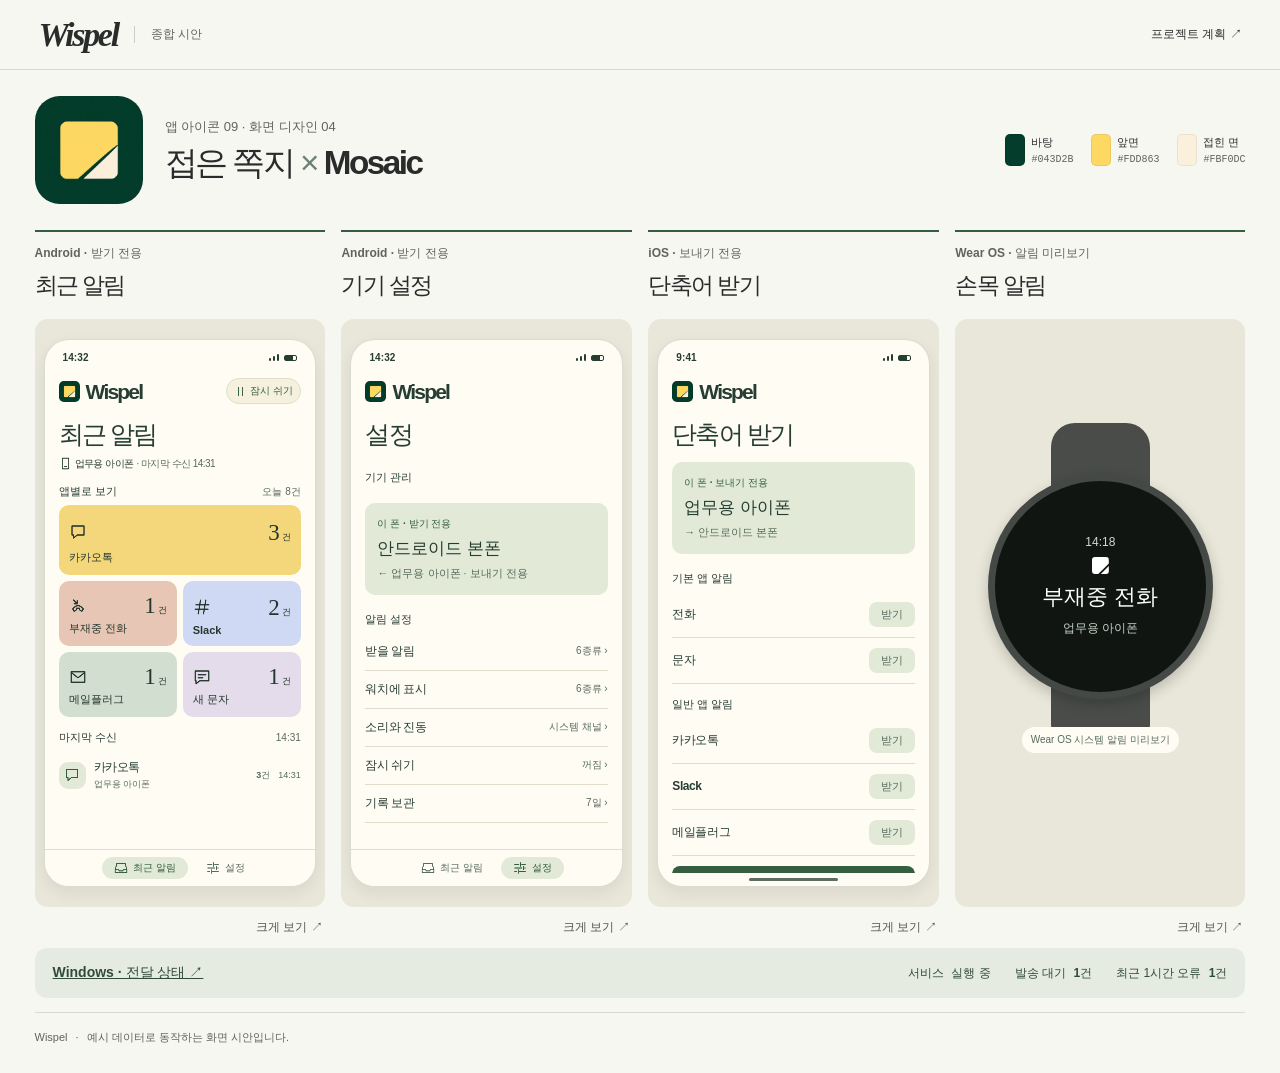
<file: design/index.html>
<!doctype html>
<html lang="ko">
<head>
  <meta charset="utf-8">
  <meta name="viewport" content="width=device-width, initial-scale=1">
  <title>위스펠 · 접은 쪽지와 Mosaic 종합 시안</title>
  <link rel="icon" href="icons/09-note.png">
  <link rel="stylesheet" href="board.css">
  <script defer src="board.js"></script>
</head>
<body>
  <header class="mast"><a href="index.html" class="brand" aria-label="위스펠 디자인 홈">Wispel</a><span class="mast-sub">종합 시안</span><a class="plan-link" href="../plan.md">프로젝트 계획 ↗</a></header>
  <main>
    <section class="identity">
      <a href="icons/09-note.png" aria-label="접은 쪽지 아이콘 원본 열기"><img class="app-master" src="icons/09-note.png" alt="짙은 초록 바탕에 오른쪽 아래를 접은 노란 쪽지"></a>
      <div><p>앱 아이콘 09 · 화면 디자인 04</p><h1>접은 쪽지 <span>×</span> Mosaic</h1></div>
      <ul class="identity-colors" aria-label="아이콘 대표 색상">
        <li><i class="tone-green"></i>바탕 <code>#043D2B</code></li>
        <li><i class="tone-yellow"></i>앞면 <code>#FDD863</code></li>
        <li><i class="tone-cream"></i>접힌 면 <code>#FBF0DC</code></li>
      </ul>
    </section>
    <section id="gallery" class="approved" aria-label="Mosaic 주요 화면"></section>
    <section class="diagnostics-strip" aria-label="읽기 전용 점검 웹 요약 예시">
      <a href="diagnostics.html">Windows · 전달 상태 ↗</a>
      <span>서비스 <b>실행 중</b></span><span>발송 대기 <b>1건</b></span><span>최근 1시간 오류 <b>1건</b></span>
    </section>
    <footer>Wispel <span>·</span> 예시 데이터로 동작하는 화면 시안입니다.</footer>
  </main>
  <dialog id="detail" aria-labelledby="detail-heading">
    <div class="dialog-body">
      <div class="detail-info"><button id="close" class="back">← 전체 화면</button><h2 id="detail-heading"></h2><p id="detail-copy"></p><div id="detail-views" class="detail-views" role="group" aria-label="화면 선택"></div><p class="detail-note">시안에서 바꾼 설정은 이 페이지에서만 적용됩니다.</p></div>
      <div id="detail-stage"></div>
    </div>
  </dialog>
  <dialog id="sheet" aria-labelledby="sheet-title"><div id="sheet-content"></div><button class="sheet-close">닫기</button></dialog>
</body>
</html>
</file>
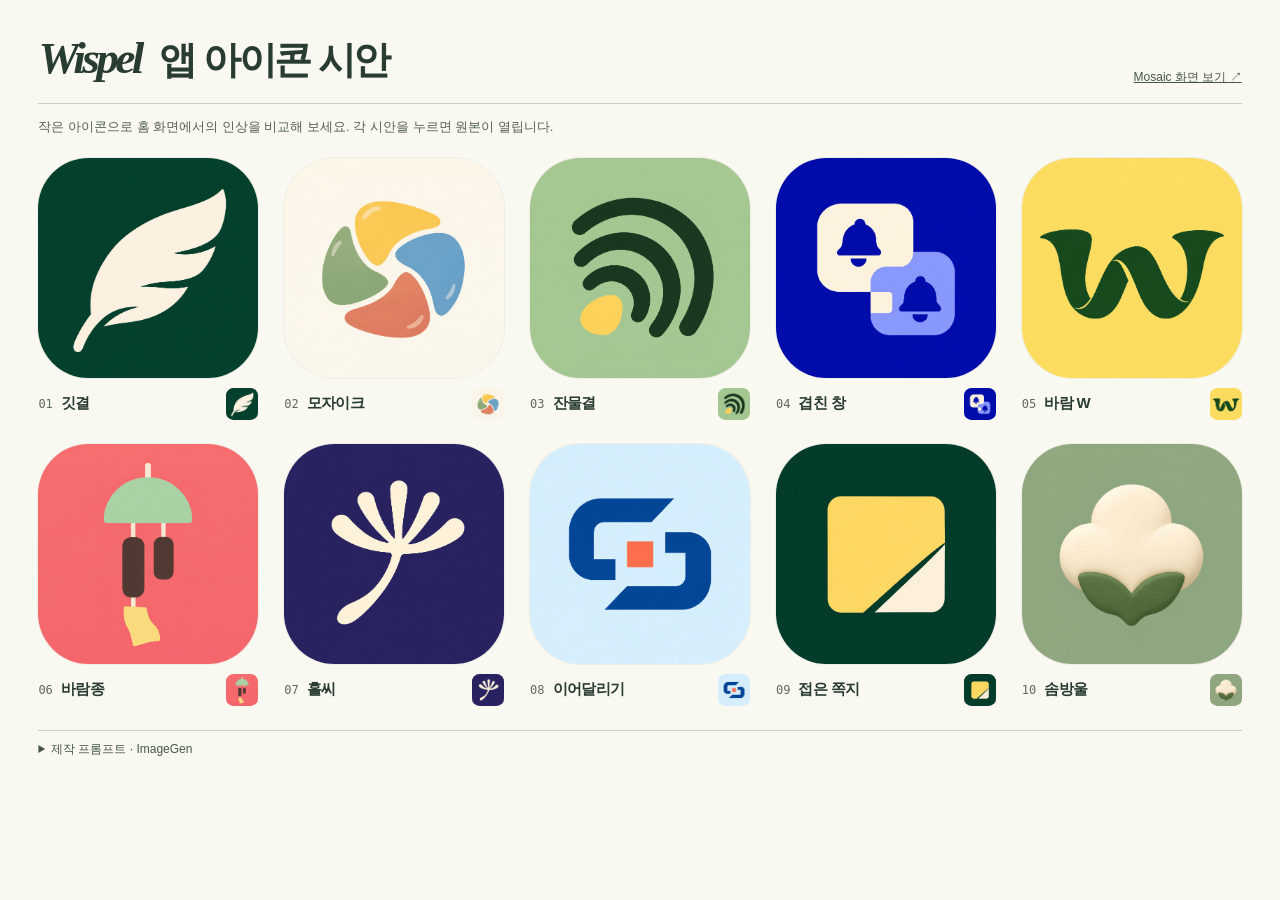
<file: design/icons/index.html>
<!doctype html>
<html lang="ko">
<head>
  <meta charset="utf-8">
  <meta name="viewport" content="width=device-width, initial-scale=1">
  <title>위스펠 · 앱 아이콘 10종</title>
  <style>
    *{box-sizing:border-box}
    body{margin:0;color:#293c32;background:#faf9f1;font-family:"Segoe UI","Malgun Gothic",sans-serif}
    main{max-width:1280px;margin:auto;padding:32px clamp(16px,3vw,46px) 28px}
    header{display:flex;align-items:flex-end;justify-content:space-between;gap:16px;border-bottom:1px solid #cbd0c3;padding-bottom:17px}
    h1{font-size:clamp(24px,3vw,39px);letter-spacing:-.065em;margin:0}
    h1 i{font:italic bold 1.18em Georgia,serif;letter-spacing:-.08em;margin-right:.23em}
    header>a,details{font-size:12px;color:#465749}
    p{font-size:13px;color:#536153;margin:14px 0 22px}
    .grid{display:grid;grid-template-columns:repeat(5,minmax(0,1fr));gap:24px 26px}
    .card{display:grid;gap:10px;color:inherit;text-decoration:none;min-width:0}
    .large{width:100%;aspect-ratio:1;display:block;border-radius:23%;box-shadow:0 0 0 1px #233f2610}
    .card div{display:flex;align-items:center;gap:8px}.number{font:12px/1 Consolas,monospace;color:#5f6b5c}.card strong{font-size:15px;letter-spacing:-.04em}
    .small{height:32px;width:32px;border-radius:23%;margin-left:auto}
    .card:focus-visible{outline:3px solid #876622;outline-offset:4px}.card:hover strong{text-decoration:underline}
    details{margin-top:24px;border-top:1px solid #cbd0c3;padding-top:10px}summary{cursor:pointer}details li{margin-bottom:6px}
    @media(max-width:800px){.grid{grid-template-columns:repeat(3,minmax(0,1fr));gap:16px}}
    @media(max-width:540px){main{padding-top:18px}.grid{grid-template-columns:repeat(2,minmax(0,1fr));gap:16px 14px}.card strong{font-size:13px}.card div{gap:5px}.small{width:26px;height:26px}}
  </style>
</head>
<body>
  <main>
    <header><h1><i>Wispel</i> 앱 아이콘 시안</h1><a href="../index.html">Mosaic 화면 보기 ↗</a></header>
    <p>작은 아이콘으로 홈 화면에서의 인상을 비교해 보세요. 각 시안을 누르면 원본이 열립니다.</p>
    <section class="grid" aria-label="앱 아이콘 후보 열 가지">
      <a class="card" href="01-feather.png" aria-label="01 깃결 원본 보기"><img class="large" src="01-feather.png" alt="깃결 아이콘"><div><span class="number">01</span><strong>깃결</strong><img class="small" src="01-feather.png" alt=""></div></a>
      <a class="card" href="02-mosaic.png" aria-label="02 모자이크 원본 보기"><img class="large" src="02-mosaic.png" alt="모자이크 아이콘"><div><span class="number">02</span><strong>모자이크</strong><img class="small" src="02-mosaic.png" alt=""></div></a>
      <a class="card" href="03-ripple.png" aria-label="03 잔물결 원본 보기"><img class="large" src="03-ripple.png" alt="잔물결 아이콘"><div><span class="number">03</span><strong>잔물결</strong><img class="small" src="03-ripple.png" alt=""></div></a>
      <a class="card" href="04-cards.png" aria-label="04 겹친 창 원본 보기"><img class="large" src="04-cards.png" alt="겹친 창 아이콘"><div><span class="number">04</span><strong>겹친 창</strong><img class="small" src="04-cards.png" alt=""></div></a>
      <a class="card" href="05-wind-w.png" aria-label="05 바람 W 원본 보기"><img class="large" src="05-wind-w.png" alt="바람 W 아이콘"><div><span class="number">05</span><strong>바람 W</strong><img class="small" src="05-wind-w.png" alt=""></div></a>
      <a class="card" href="06-chime.png" aria-label="06 바람종 원본 보기"><img class="large" src="06-chime.png" alt="바람종 아이콘"><div><span class="number">06</span><strong>바람종</strong><img class="small" src="06-chime.png" alt=""></div></a>
      <a class="card" href="07-seed.png" aria-label="07 홀씨 원본 보기"><img class="large" src="07-seed.png" alt="홀씨 아이콘"><div><span class="number">07</span><strong>홀씨</strong><img class="small" src="07-seed.png" alt=""></div></a>
      <a class="card" href="08-relay.png" aria-label="08 이어달리기 원본 보기"><img class="large" src="08-relay.png" alt="이어달리기 아이콘"><div><span class="number">08</span><strong>이어달리기</strong><img class="small" src="08-relay.png" alt=""></div></a>
      <a class="card" href="09-note.png" aria-label="09 접은 쪽지 원본 보기"><img class="large" src="09-note.png" alt="접은 쪽지 아이콘"><div><span class="number">09</span><strong>접은 쪽지</strong><img class="small" src="09-note.png" alt=""></div></a>
      <a class="card" href="10-cotton.png" aria-label="10 솜방울 원본 보기"><img class="large" src="10-cotton.png" alt="솜방울 아이콘"><div><span class="number">10</span><strong>솜방울</strong><img class="small" src="10-cotton.png" alt=""></div></a>
    </section>
    <details><summary>제작 프롬프트 · ImageGen</summary><p lang="en">Use case: logo-brand. Create one square full-bleed mobile app launcher icon artwork for Wispel, Korean personal utility for gentle notifications moving between devices. Its approved UI is Mosaic (warm ivory, butter yellow, sage, blue, muted coral). Modern, distinctive identity design. Center one sophisticated, optically balanced symbol covering about 62% of the canvas, clearly recognizable at 32px. Exact square edge-to-edge colored background, clean silhouettes with a few thick features. No outer border, no rounded-square frame, no label, no captions, no number, no presentation sheet, no mockup, no shadow cast outside canvas.</p><ol lang="en"><li>A single ivory feather with three confident, broad carved cuts bending diagonally upward on a deep spruce-green field. Flat print-like silhouettes, elegant and quiet.</li><li>Four chunky asymmetric ceramic mosaic tesserae make one compact pinwheel with a subtle central negative-space lozenge. Butter yellow, muted blue, sage and terra cotta on an ivory field. Tiny low-relief highlights only.</li><li>Top-down view of three spare, offset, thick concentric open arcs around a single buttery-yellow signal pebble. Modern cut-paper geometry, pale sage field, dark forest ink.</li><li>Two offset overlapping notification cards reduced to a bold single glyph, revealing a small square of light where they overlap. Deep cobalt field, warm ivory and muted periwinkle. Avoid text lines and ellipses.</li><li>A single broad sculptural ribbon gently folding into a clear custom lowercase w monogram. Forest green ink on warm butter yellow, strong serif-like tapered terminals. Only the w is lettering.</li><li>Compact abstract hanging wind chime, two softly rounded dark ceramic bars of differing lengths suspended beneath one mint semicircle, a small solid wind sail. Warm coral pink field, charming Japanese modernist silhouette.</li><li>A drifting dandelion seed stylized into a bold, iconic fan of six short rounded spokes, leaning on one curved tapered stem. Cream seedmark on muted dark indigo. Broad shapes.</li><li>Two offset bold opposing brackets with diagonally cut ends creating a single relay passage, small orange square signal in center gap. Modern Swiss transit symbol, blue ink and coral accent on pale ice blue.</li><li>A single compact origami folded note with lifted triangular corner. Simple two-tone folded planes in butter and bone with forest-green crease on a deep green background. Distinct square, not a paper airplane.</li><li>A very simple tactile ivory cotton puff with three soft lobes perched above a single geometric dark sage leaf, on desaturated sage-green field. Stylized matte embossed clay, soft light, one uninterrupted bold silhouette, no photoreal fibers.</li></ol></details>
  </main>
</body>
</html>
</file>
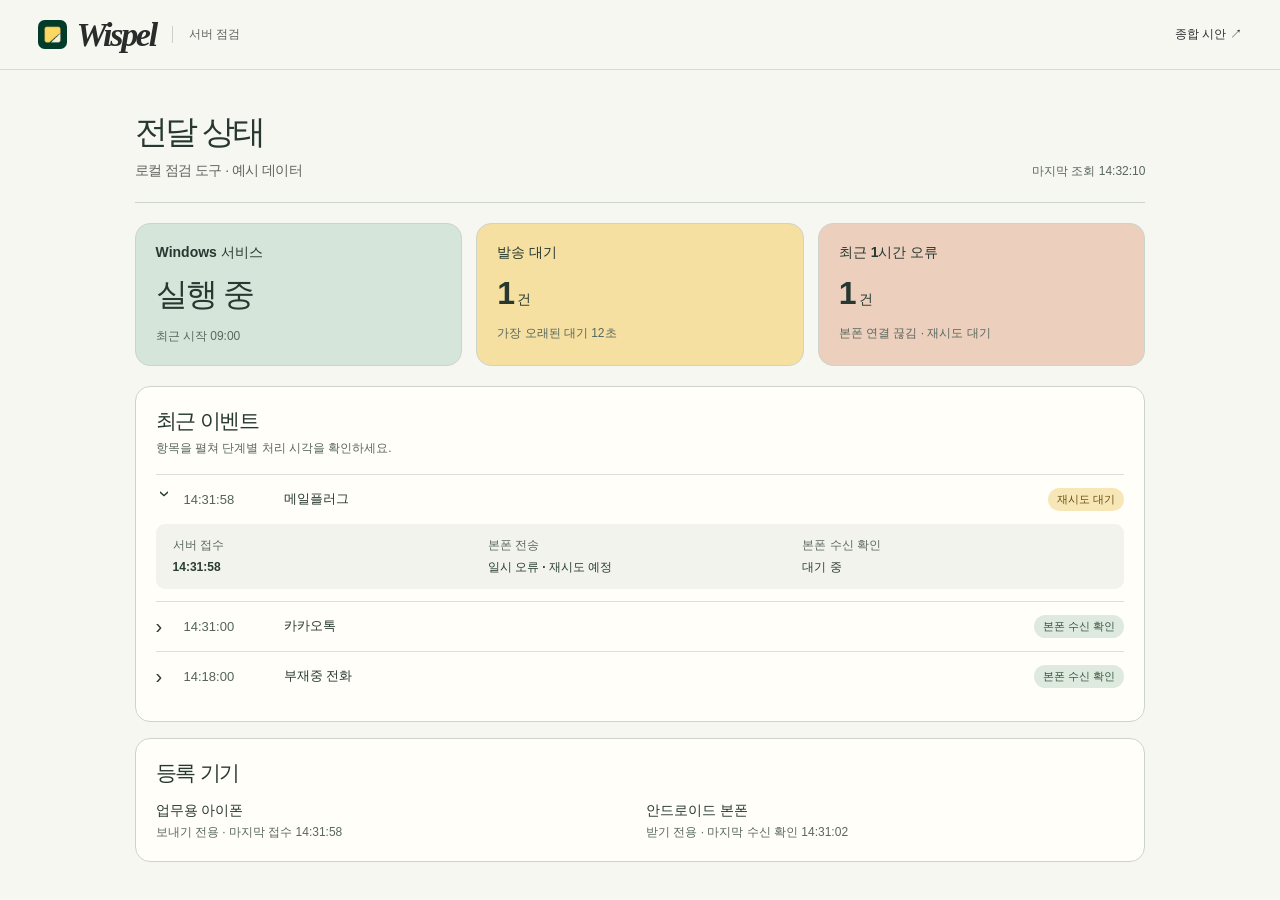
<file: design/diagnostics.html>
<!doctype html>
<html lang="ko">
<head>
  <meta charset="utf-8">
  <meta name="viewport" content="width=device-width,initial-scale=1">
  <title>Wispel · 서버 점검</title>
  <link rel="icon" href="icons/09-note.png">
  <link rel="stylesheet" href="board.css">
  <link rel="stylesheet" href="diagnostics.css">
</head>
<body>
  <header class="mast"><a class="brand" href="index.html"><img class="brand-mark" src="icons/09-note.png" alt="">Wispel</a><span class="mast-sub">서버 점검</span><a class="plan-link" href="index.html">종합 시안 ↗</a></header>
  <main class="diag">
    <header class="intro"><div><h1>전달 상태</h1><p>로컬 점검 도구 · 예시 데이터</p></div><small>마지막 조회 <time>14:32:10</time></small></header>
    <section class="metrics" aria-label="서비스 상태">
      <article><h2>Windows 서비스</h2><strong>실행 중</strong><small>최근 시작 09:00</small></article>
      <article><h2>발송 대기</h2><strong>1<small>건</small></strong><small>가장 오래된 대기 12초</small></article>
      <article><h2>최근 1시간 오류</h2><strong>1<small>건</small></strong><small>본폰 연결 끊김 · 재시도 대기</small></article>
    </section>
    <section class="diagnostic-panel"><h2>최근 이벤트</h2><p>항목을 펼쳐 단계별 처리 시각을 확인하세요.</p>
      <details open><summary><time>14:31:58</time><b>메일플러그</b><span class="pending">재시도 대기</span></summary><div class="steps"><div>서버 접수<b>14:31:58</b></div><div>본폰 전송<b>일시 오류 · 재시도 예정</b></div><div>본폰 수신 확인<b>대기 중</b></div></div></details>
      <details><summary><time>14:31:00</time><b>카카오톡</b><span>본폰 수신 확인</span></summary><div class="steps"><div>서버 접수<b>14:31:00</b></div><div>본폰 전송<b>14:31:01</b></div><div>본폰 수신 확인<b>14:31:02</b></div></div></details>
      <details><summary><time>14:18:00</time><b>부재중 전화</b><span>본폰 수신 확인</span></summary><div class="steps"><div>서버 접수<b>14:18:00</b></div><div>본폰 전송<b>14:18:01</b></div><div>본폰 수신 확인<b>14:18:03</b></div></div></details>
    </section>
    <section class="diagnostic-panel"><h2>등록 기기</h2><dl class="devices"><div><dt>업무용 아이폰</dt><dd>보내기 전용 · 마지막 접수 14:31:58</dd></div><div><dt>안드로이드 본폰</dt><dd>받기 전용 · 마지막 수신 확인 14:31:02</dd></div></dl></section>
  </main>
</body>
</html>
</file>
<file: design/board.css>
:root {
  color-scheme: light;
  --ink:#292c2b; --sub:#60635e; --rule:#d8d9d1;
  --note-field:#043d2b; --note-face:#fdd863; --note-fold:#fbf0dc;
  --tile-chat:#f4d67b; --tile-call:#e8c6b5; --tile-slack:#cfd9f3; --tile-mail:#d2dfd0; --tile-sms:#e4dbeb;
  font-family:"Instrument Sans","Segoe UI","Malgun Gothic",sans-serif;
  color:var(--ink); background:#f7f7f2; font-synthesis:none;
}
*{box-sizing:border-box}
body{margin:0}
button,a,input{font:inherit}
button{cursor:pointer;color:inherit}
button:focus-visible,a:focus-visible,input:focus-visible{outline:3px solid #c47925;outline-offset:3px}
button{border:0;background:none}
a{color:inherit}
button, a{touch-action:manipulation}
.mast{display:flex;align-items:center;gap:16px;min-height:70px;border-bottom:1px solid var(--rule);padding:0 clamp(18px,3vw,55px)}
.brand{font:italic 600 34px/1 Georgia,serif;letter-spacing:-2.3px;display:inline-flex;align-items:center;gap:9px;text-decoration:none}
.brand-mark{display:block;border-radius:23%;width:29px;height:29px}
.identity{display:flex;align-items:center;gap:22px;padding:26px 0}
.app-master{display:block;width:108px;height:108px;border-radius:23%}
.identity p{margin:0 0 8px;color:var(--sub);font-size:13px}
.identity h1{margin:0}.identity h1 span{color:#708073;font-weight:400}
.identity-colors{display:flex;gap:18px;list-style:none;padding:0;margin:0 0 0 auto}
.identity-colors li{display:grid;grid-template-columns:20px auto;gap:2px 6px;align-items:center;font-size:11px}
.identity-colors i{grid-row:span 2;width:20px;height:32px;border-radius:5px;border:1px solid #0001}
.identity-colors code{font-size:10px;color:var(--sub)}
.tone-green{background:var(--note-field)}.tone-yellow{background:var(--note-face)}.tone-cream{background:var(--note-fold)}
.word{display:inline-flex;align-items:center;gap:6px}.word img{width:21px;height:21px;border-radius:23%}
.note-glyph{display:inline-block;position:relative;width:17px;height:17px;border-radius:3px;overflow:hidden}
.note-glyph::before,.note-glyph::after{content:"";position:absolute;inset:0;background:currentColor}
.note-glyph::before{clip-path:polygon(0 0,100% 0,100% 38%,38% 100%,0 100%)}
.note-glyph::after{clip-path:polygon(100% 53%,100% 100%,53% 100%)}
.diagnostics-strip{display:flex;align-items:center;gap:24px;padding:16px 18px;background:#e5ebe0;border-radius:12px;font-size:12px;color:#314b3b}
.diagnostics-strip a{margin-right:auto;font-size:14px;font-weight:bold}.diagnostics-strip b{margin-left:4px}
@media(max-width:760px){.identity{flex-wrap:wrap;gap:12px}.app-master{width:72px;height:72px}.identity-colors{width:100%;margin:4px 0 0}.diagnostics-strip{flex-wrap:wrap;gap:8px 16px}.diagnostics-strip a{width:100%}}
.mast-sub{border-left:1px solid #cdcec6;padding-left:16px;font-size:12px;color:var(--sub)}
.plan-link,.open-detail,.back,.view-bar button,.detail-views button,.sheet-close{font-weight:600;font-size:12px}
.plan-link{margin-left:auto;text-decoration:none}
main{max-width:1980px;margin:auto;padding:0 clamp(16px,2.7vw,50px)}
.intro{display:flex;align-items:flex-end;justify-content:space-between;gap:24px;padding:43px 0 32px}
h1{font-size:clamp(29px,2.6vw,46px);letter-spacing:-.075em;line-height:1.16;margin:0 0 10px}
.intro p{margin:0;color:var(--sub);font-size:14px;letter-spacing:-.04em}
.view-bar{display:flex;gap:2px;flex-wrap:wrap;border:1px solid var(--rule);border-radius:24px;padding:4px;background:#efefe9}
.view-bar button,.detail-views button{padding:8px 13px;border-radius:20px;white-space:nowrap}
.view-bar button[aria-pressed=true],.detail-views button[aria-pressed=true]{background:#323b33;color:white}
#gallery{display:grid;grid-template-columns:repeat(5,minmax(0,1fr));gap:clamp(10px,1.3vw,24px);align-items:start}
.board,.stage.plume{--paper:#fefdfb;--panel:#f7f5fa;--tint:#ebe7f4;--fg:#2e293d;--muted:#665e73;--accent:#675783;--line:#dedbe4;--field:#e6e2ec}
.folio{--paper:#fbf6ea;--panel:#f7efdE;--tint:#ecdfcb;--fg:#3d3026;--muted:#776351;--accent:#944d36;--line:#d8c6ad;--field:#e9dece}
.orbit{--paper:#122a2c;--panel:#193638;--tint:#254643;--fg:#effbf6;--muted:#b0c9c3;--accent:#abe8cd;--line:#355454;--field:#2b4544}
.tiles{--paper:#fffcf4;--panel:#f6f0df;--tint:#e2ead7;--fg:#263d32;--muted:#576b5d;--accent:#355e41;--line:#e0ddca;--field:#e9e7d9}
.relay{--paper:#f8fafe;--panel:#eef3fb;--tint:#e0e9fb;--fg:#192c4c;--muted:#516581;--accent:#2047a0;--line:#d2ddec;--field:#dfe6ef}
.board{min-width:0;border-top:2px solid var(--accent);padding-top:13px}
.board-top{display:flex;justify-content:space-between;align-items:center;color:var(--sub);font-weight:650;font-size:12px}
.palette{display:flex;gap:4px}.palette i{display:block;width:12px;height:12px;border-radius:50%;box-shadow:inset 0 0 0 1px #0001}
.board h2{margin:9px 0 7px}.expand{padding:0;display:flex;gap:9px;align-items:center;font:normal 40px/1.08 Georgia,serif;letter-spacing:-2.5px}
.expand .icon{opacity:.45}
.summary{font-size:12px;line-height:1.65;color:var(--sub);letter-spacing:-.03em;word-break:keep-all;margin:0 0 15px;min-height:40px}
.stage{display:flex;align-items:center;justify-content:center;position:relative;background:var(--field);color:var(--fg);padding:20px 9px;border-radius:13px;min-height:588px;overflow:hidden}
.stage-orbit{background:var(--field)}
.open-detail{width:100%;text-align:right;padding:12px 2px;color:#4f564e}
.icon{vertical-align:middle;flex:none;display:inline-block}
.phone{position:relative;width:100%;max-width:284px;height:548px;display:flex;flex-direction:column;background:var(--paper);border:1px solid color-mix(in srgb,var(--fg) 17%,transparent);border-radius:25px;overflow:hidden;box-shadow:0 6px 15px #1a203414}
.status{display:flex;justify-content:space-between;align-items:center;padding:10px 18px 2px;height:27px;flex:none;font:600 10px/1 "Segoe UI",sans-serif;letter-spacing:.01em}
.signal{display:flex;align-items:flex-end;gap:2px}.signal i{width:2px;background:currentColor;border-radius:1px}.signal i:nth-child(1){height:3px}.signal i:nth-child(2){height:5px}.signal i:nth-child(3){height:7px}.signal em{align-self:center;margin-left:3px;border:1px solid currentColor;border-radius:2px;width:13px;height:6px;background:linear-gradient(to right,currentColor 72%,transparent 72%)}
.screen{flex:1;min-height:0;overflow:auto;scrollbar-width:thin;padding:10px 14px 12px;position:relative}
.app-head{display:flex;align-items:center;justify-content:space-between;gap:5px;min-height:28px}
.word{font:bold italic 22px/1.15 Georgia,serif;letter-spacing:-1.5px}
.pill{display:inline-flex;align-items:center;gap:3px;color:var(--accent);background:var(--panel);border:1px solid var(--line);border-radius:16px;padding:5px 7px;font-size:10px;white-space:nowrap}
h3{font-size:25px;line-height:1.22;letter-spacing:-.075em;margin:14px 0 7px}
.source{display:flex;gap:3px;align-items:center;color:var(--fg);font-size:10px;letter-spacing:-.055em;flex-wrap:wrap}
.source span,.section-label,.event small,time,.shortcut .get,.watch-caption{color:var(--muted)}
.hero{position:relative;overflow:hidden;border-radius:15px;padding:15px 12px;margin:15px 0 7px;background:var(--tint);min-height:109px;display:flex;flex-direction:column;align-items:flex-start;gap:6px}
.hero>*:not(canvas){position:relative;z-index:1}
.hero small,.hero span,.device-card small,.route-hero>small,.folio-title small,.server small{font-size:10px}
.hero strong{font-size:20px;letter-spacing:-.07em}.hero em{font-size:14px;font-style:normal;color:var(--accent)}
.art-feather{position:absolute;right:-38px;top:-1px;width:175px;height:115px;opacity:.85}
.section-label{display:flex;align-items:baseline;justify-content:space-between;font-size:10px;min-height:32px;padding:13px 0 6px}
.section-label b{font-size:11px;color:var(--fg)}
.event{display:flex;align-items:center;gap:8px;min-height:49px;border-bottom:1px solid var(--line)}
.event:last-child{border-bottom:0}
.app-icon{display:inline-flex;align-items:center;justify-content:center;width:27px;height:27px;background:var(--tint);color:var(--accent);border-radius:9px;flex:none}
.event-label{flex:1;min-width:0;display:flex;flex-direction:column;gap:2px}
.event strong,.shortcut b,.setting-row b{font-size:12px;letter-spacing:-.035em}
.event small,.event time,.qty{font-size:9px}
.event time{order:2;font-variant-numeric:tabular-nums}
.qty{font-weight:600;color:var(--muted)}
.phone-nav{height:37px;display:flex;align-items:center;justify-content:center;gap:6px;border-top:1px solid var(--line);background:var(--paper);flex:none}
.phone-nav button{display:flex;align-items:center;justify-content:center;gap:5px;border-radius:14px;padding:4px 12px;font-size:10px;color:var(--muted)}
.phone-nav .active{background:var(--tint);color:var(--accent);font-weight:700}
.folio .word{font-style:normal;letter-spacing:-1.3px}.folio .pill{border-radius:3px}
.folio-title{border-top:2px solid var(--fg);margin-top:16px;padding-top:12px}
.folio-title small{color:var(--accent);font-weight:bold}.folio-title h3{font:600 clamp(28px,2vw,35px)/1.3 "Batang",Georgia,serif;letter-spacing:-.065em;margin:4px 0 6px}
.timeline{border-top:1px solid var(--fg)}.timeline .event{min-height:54px;gap:6px}
.timeline time{order:-1;width:36px;font:11px/1.1 Consolas,monospace;color:var(--accent)}
.timeline .app-icon{display:none}.timeline .event-label{padding-left:10px;border-left:1px solid var(--line)}
.orbit .word,.relay .word{font-family:"Segoe UI",sans-serif;font-style:normal;font-weight:650}
.orbit .hero,.orbit .pill{background:var(--tint)}.orbit .source{color:var(--muted)}
.orbit-stat{position:relative;display:grid;place-items:center;margin:9px auto 0;height:119px}
.art-ring{position:absolute;width:220px;height:117px}
.orbit-stat div{display:grid;justify-items:center}.orbit-stat strong{font:400 38px/1 Georgia,serif}.orbit-stat small{font-size:9px;color:var(--muted);margin-top:3px}
.compact .event{min-height:39px}.orbit .event small{display:none}.orbit .event .app-icon{width:23px;height:23px}
.tiles .word{font:800 21px/1 "Segoe UI",sans-serif;letter-spacing:-1.8px}.tiles .section-label{min-height:30px}
.tile-grid{display:grid;grid-template-columns:1fr 1fr;gap:6px}
.tile{display:grid;grid-template-columns:1fr auto;grid-template-rows:1fr auto;align-items:center;background:#e5ebde;color:#24372d;padding:10px;text-align:left;border-radius:10px;min-height:65px}
.tile b{font:500 23px/1 Georgia,serif}.tile b small{font:600 9px/1 sans-serif;margin-left:2px}
.tile strong{grid-column:span 2;font-size:11px}.tile:first-child{grid-column:span 2;min-height:70px}
.t-chat{background:var(--tile-chat)}.t-call{background:var(--tile-call)}.t-hash{background:var(--tile-slack)}.t-mail{background:var(--tile-mail)}.t-sms{background:var(--tile-sms)}
.route-hero{margin:13px 0 1px;background:#244aa8;color:white;padding:12px;border-radius:10px}
.route{display:flex;align-items:center;justify-content:space-between;gap:4px;margin:12px 0}
.route>div{display:grid;justify-items:start;gap:5px}.route strong{font-size:11px;letter-spacing:-.055em}.route small{font-size:9px}
.last{border-top:1px solid #fff5;padding-top:7px;display:flex;justify-content:space-between;font-size:10px}
.relay .event .app-icon{border-radius:4px}.relay .phone-nav button,.relay .pill{border-radius:5px}
.device-card{margin:12px 0 4px;padding:14px 12px;background:var(--tint);border-radius:10px;display:grid;gap:6px}
.device-card small{color:var(--accent);font-weight:bold}.device-card strong{font-size:17px}.device-card div{font-size:11px;color:var(--muted)}
.setting-row,.shortcut{width:100%;display:flex;align-items:center;justify-content:space-between;gap:6px;padding:10px 0;border-bottom:1px solid var(--line);text-align:left}
.setting-row span{font-size:10px;color:var(--muted)}
.get,.primary,.secondary,.choice{border-radius:8px;font-size:11px;font-weight:650}.get{background:var(--tint);padding:5px 12px}
.primary,.secondary{width:100%;padding:9px;margin-top:10px;background:var(--accent);color:var(--paper)}.secondary{margin-top:5px;background:var(--panel);border:1px solid var(--line);color:var(--fg)}
.ios-home{width:33%;height:3px;background:var(--fg);opacity:.75;border-radius:3px;margin:5px auto}
.notice{font-size:10px;background:var(--tint);color:var(--accent);padding:6px;margin:6px 0}
.stage-watch{flex-direction:column;gap:28px}.watch-wrap{position:relative;width:min(100%,225px);aspect-ratio:1;display:grid;place-items:center}
.strap{position:absolute;background:#494c48;width:44%;height:145%;border-radius:24px}
.dial{position:relative;display:flex;flex-direction:column;align-items:center;justify-content:center;gap:8px;border:7px solid #454945;border-radius:50%;width:100%;aspect-ratio:1;background:#101512;color:white;box-shadow:0 5px 14px #0003}
.dial time{color:#d2d7d2;font-size:12px}.dial .icon{color:#b9d9c6}.dial b{font-size:22px}.dial small{font-size:12px;color:#c8d4c9}
.watch-caption{z-index:1;position:relative;background:var(--paper);padding:6px 9px;border-radius:14px;font-size:10px}
.server{background:var(--paper);border:1px solid var(--line);width:100%;border-radius:8px;overflow:hidden}
.window-head{display:flex;background:var(--panel);align-items:center;gap:3px;padding:7px;border-bottom:1px solid var(--line)}.window-head i{width:5px;height:5px;border-radius:50%;background:var(--muted);opacity:.4}.window-head span{margin-left:auto;font-size:9px}
.server-pad{padding:12px}.server .app-head small{font-size:9px}.stats{display:flex;gap:7px}.stats>div{display:grid;gap:4px;flex:1;padding:9px;background:var(--tint);border-radius:6px}.stats b{font:24px Georgia,serif}
.trace{padding:0;margin:0;list-style:none}.trace li{display:flex;justify-content:space-between;align-items:center;padding:6px 0;border-bottom:1px solid var(--line);font-size:10px}.trace time{font:10px Consolas,monospace}
footer{border-top:1px solid var(--rule);margin-top:14px;padding:17px 0 28px;color:var(--sub);font-size:11px}footer span{margin:0 5px}
dialog{color:var(--ink);background:#fbfbf7;border:1px solid var(--rule);padding:0;max-width:calc(100vw - 22px);max-height:94dvh;border-radius:19px;box-shadow:0 15px 70px #10201433}
dialog::backdrop{background:#19221c88}
.dialog-body{display:grid;grid-template-columns:240px minmax(320px,510px)}
.detail-info{padding:24px 20px;display:flex;flex-direction:column;align-items:flex-start}
.back{padding:0}.detail-info h2{font:normal 32px/1.2 Georgia,"Malgun Gothic",serif;margin:34px 0 8px;letter-spacing:-1px}
.detail-info p,#sheet p,#sheet li{font-size:13px;line-height:1.7;word-break:keep-all}
.detail-views{display:grid;gap:4px;justify-items:start;margin:8px 0 20px}.detail-info .detail-note{margin-top:auto;font-size:11px;color:var(--sub)}
#detail-stage{border-radius:0;min-height:610px;padding:17px;width:100%}
#detail-stage .phone{max-width:337px;height:602px}
#detail-stage .screen{padding-left:20px;padding-right:20px}
#detail-stage .event strong,#detail-stage .shortcut b,#detail-stage .setting-row b{font-size:14px}
#detail-stage .event small,#detail-stage .event time,#detail-stage .qty,#detail-stage .source{font-size:11px}
#detail-stage .server{max-width:460px}#detail-stage .server-pad{padding:20px}
#sheet{width:328px;padding:20px}#sheet h2{font-size:20px;margin:0 0 8px}
#sheet ol{padding-left:22px}.sheet-close,.choice{padding:8px 14px;background:#e8eae3;border-radius:7px}.sheet-close{display:block;margin:15px 0 0 auto}.choice{margin:4px 5px 0 0}
.check{display:flex;align-items:center;justify-content:space-between;border-bottom:1px solid var(--rule);padding:8px 0;font-size:13px}.check input{accent-color:#42664a}
@media(min-width:1780px){.stage{padding:24px 16px}.summary{font-size:13px}}
@media(max-width:1270px){#gallery{grid-template-columns:repeat(3,minmax(0,1fr));row-gap:20px}.summary{min-height:40px}.intro{align-items:flex-start;flex-direction:column;gap:16px}}
@media(max-width:820px){#gallery{grid-template-columns:repeat(2,minmax(0,1fr))}.intro{padding:25px 0}.view-bar{border-radius:13px}.dialog-body{grid-template-columns:190px minmax(280px,1fr)}}
@media(max-width:560px){#gallery{grid-template-columns:minmax(0,1fr)}.board{padding-top:12px}.stage{min-height:0;padding:15px}.stage-watch{min-height:370px}.summary{min-height:0}.mast{min-height:56px}.mast-sub{font-size:10px}.plan-link{font-size:10px}.view-bar button{font-size:11px;padding:7px 9px}.dialog-body{display:flex;flex-direction:column}.detail-info{padding:12px 15px}.detail-info h2{font-size:23px;margin:9px 0 4px}.detail-info p,.detail-info .detail-note{display:none}.detail-views{display:flex;flex-wrap:wrap;gap:0;margin:3px 0}.detail-views button{font-size:10px;padding:5px 7px}#detail-stage{min-height:0;padding:10px}#detail-stage .phone{height:min(570px,64dvh)}#detail-stage.stage-watch{min-height:350px}.board h2{margin:5px 0}.expand{font-size:34px}}
@media print{.mast,.intro,.open-detail,footer,dialog{display:none!important}main{padding:0}#gallery{display:grid;grid-template-columns:repeat(2,1fr);gap:12px}.board{break-inside:avoid}.stage{min-height:550px}body{-webkit-print-color-adjust:exact;print-color-adjust:exact}}
#gallery.approved{grid-template-columns:repeat(4,minmax(0,1fr))}
.approved h2{font-size:23px;letter-spacing:-.07em;margin:8px 0 18px}
@media(max-width:1100px){#gallery.approved{grid-template-columns:repeat(2,minmax(0,1fr))}}
@media(max-width:560px){#gallery.approved{grid-template-columns:1fr}}
</file>
<file: design/diagnostics.css>
.diag{max-width:1080px;margin:0 auto;padding-bottom:36px;color:#26382f}
.diag .intro{border-bottom:1px solid #cdd4c9;padding-bottom:22px}
.diag .intro>small,.diag article>small,.diagnostic-panel p,.devices dd{color:#58675e;font-size:12px}
.metrics{display:grid;grid-template-columns:repeat(3,1fr);gap:14px;margin:20px 0}
.metrics article,.diagnostic-panel{border:1px solid #cdd4c9;border-radius:15px;padding:20px}
.metrics article{display:grid;gap:11px;background:#d6e5d9}
.metrics article:nth-child(2){background:#f5dfa1}.metrics article:nth-child(3){background:#edcfbd}
.metrics h2{font-size:14px;margin:0}.metrics strong{font-size:32px;letter-spacing:-.06em}.metrics strong small{font-size:14px;margin-left:4px}
.diagnostic-panel{margin-top:16px;background:#fffef8}.diagnostic-panel h2{margin:0 0 5px;font-size:21px;letter-spacing:-.06em}
.diagnostic-panel p{margin:4px 0 17px}
.diag details{border-top:1px solid #dce0d5}
.diag summary{cursor:pointer;padding:13px 0;display:grid;grid-template-columns:18px 90px 1fr auto;align-items:center;gap:10px;font-size:13px}
.diag summary::before{content:'›';font-size:20px}.diag details[open] summary::before{transform:rotate(90deg)}
.diag summary time{font-variant-numeric:tabular-nums;color:#526455}.diag summary span{background:#deeadf;color:#36553d;border-radius:12px;padding:4px 9px;font-size:11px}
.diag .pending{background:#f8e7b6;color:#6a4d12}
.steps{padding:13px 17px;margin:0 0 12px;background:#f2f3ed;display:grid;grid-template-columns:repeat(3,1fr);gap:10px;border-radius:9px}
.steps div{display:grid;gap:5px;font-size:12px;color:#5b685e}.steps b{color:#293e31;font-variant-numeric:tabular-nums}
.devices{display:grid;grid-template-columns:1fr 1fr;gap:12px;margin:15px 0 0}.devices dt{font-size:14px;font-weight:bold}.devices dd{margin:4px 0 0}
@media(max-width:600px){.metrics{gap:5px}.metrics article{padding:10px}.metrics h2,.metrics article>small{font-size:10px}.metrics strong{font-size:21px}.diagnostic-panel{padding:14px}.diag summary{grid-template-columns:10px 62px 1fr auto;gap:5px;font-size:12px}.steps,.devices{grid-template-columns:1fr}.steps{gap:9px}.steps div{grid-template-columns:100px 1fr}}
</file>
